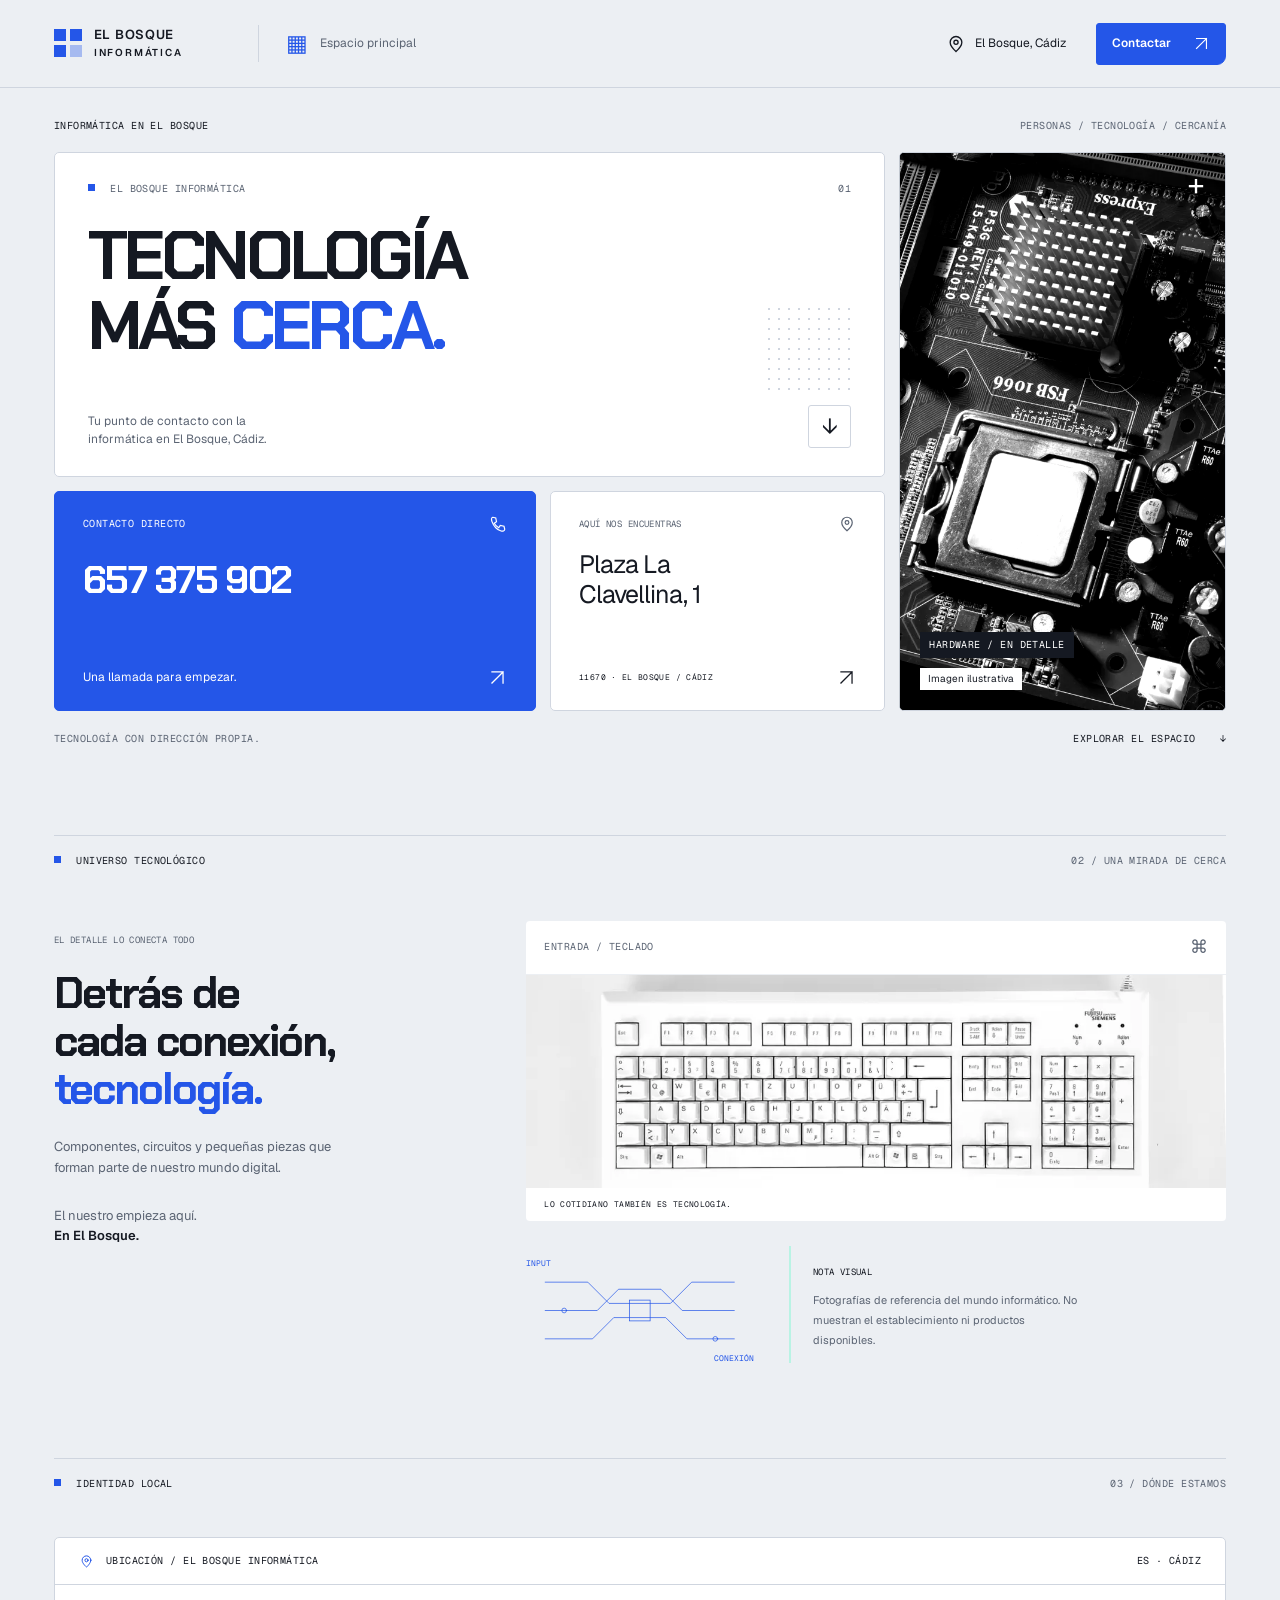
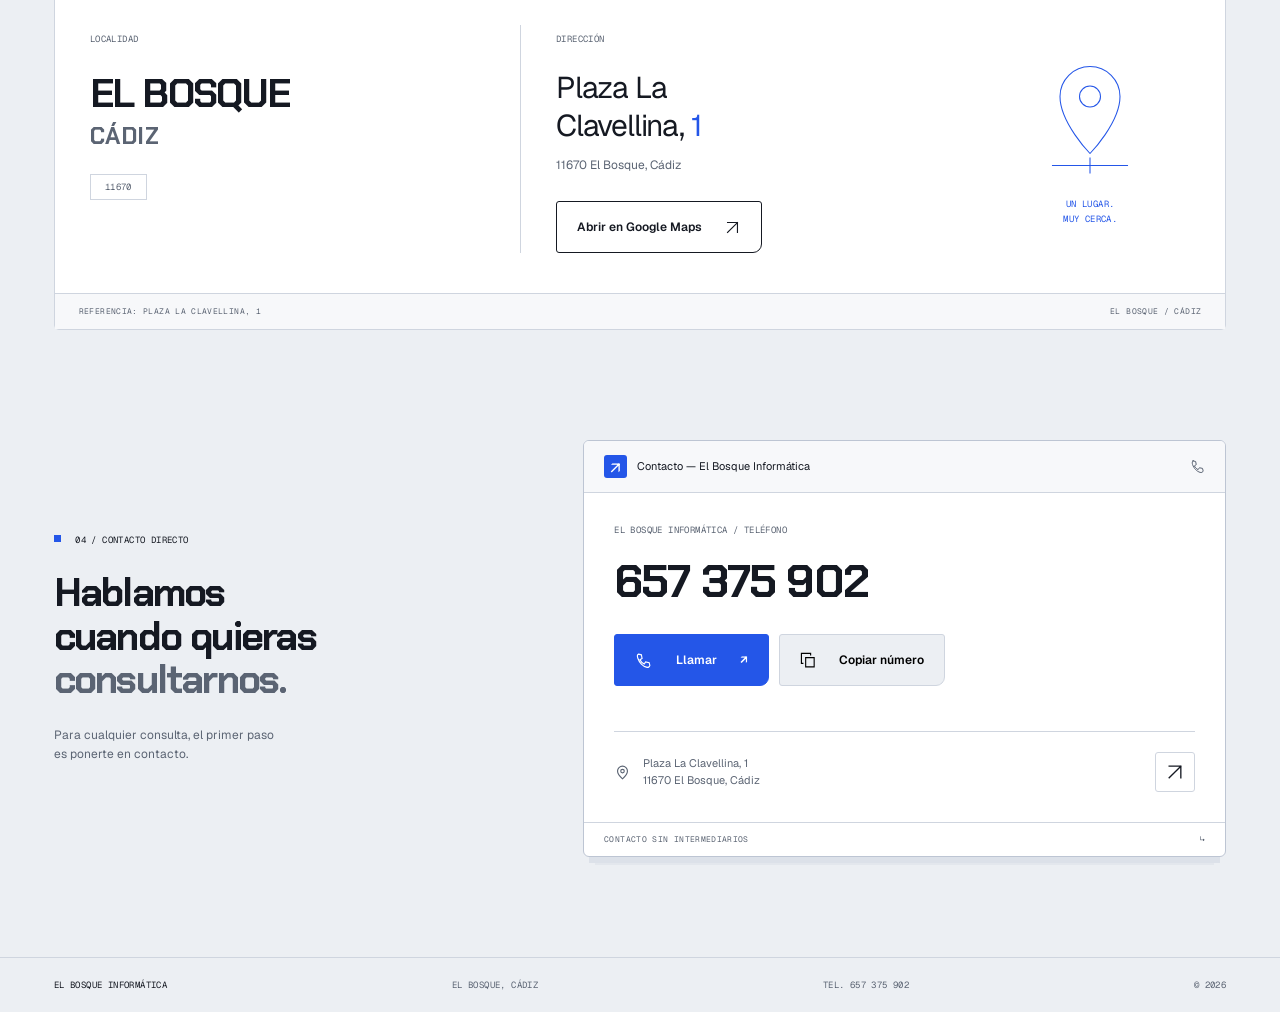
<file: index.html>
<!doctype html>
<html lang="es">
<head>
  <meta name="robots" content="noindex, nofollow">
  <meta charset="utf-8">
  <meta name="viewport" content="width=device-width, initial-scale=1">
  <title>El Bosque Informática | Informática en El Bosque, Cádiz</title>
  <meta name="description" content="El Bosque Informática. Informática en El Bosque, Cádiz. Encuéntranos en Plaza La Clavellina, 1, 11670. Contacto directo: 657 375 902.">
  <meta name="theme-color" content="#ECEFF3">
  <meta property="og:title" content="El Bosque Informática — Tecnología más cerca.">
  <meta property="og:description" content="Informática en El Bosque, Cádiz. Plaza La Clavellina, 1. Contacta en el 657 375 902.">
  <meta property="og:type" content="website"><meta property="og:locale" content="es_ES">
  <meta property="og:image" content="img/circuito.webp"><meta property="og:image:alt" content="Detalle ilustrativo de una placa de circuito impreso">
  <link rel="icon" href="favicon.svg" type="image/svg+xml">
  <link rel="preload" href="fonts/font-4.ttf" as="font" type="font/ttf" crossorigin>
  <link rel="stylesheet" href="css/style.css"><script src="js/script.js" defer></script>
  <script type="application/ld+json">{"@context":"https://schema.org","@type":"LocalBusiness","name":"El Bosque Informática","description":"Informática en El Bosque, Cádiz.","telephone":"+34657375902","address":{"@type":"PostalAddress","streetAddress":"Plaza La Clavellina, 1","postalCode":"11670","addressLocality":"El Bosque","addressRegion":"Cádiz","addressCountry":"ES"}}</script>
</head>
<body>
<a class="skip" href="#contenido">Saltar al contenido</a>
<svg class="symbols" xmlns="http://www.w3.org/2000/svg" aria-hidden="true"><symbol id="pin" viewBox="0 0 24 24"><path d="M19 10c0 5-7 11-7 11S5 15 5 10a7 7 0 1 1 14 0Z"/><circle cx="12" cy="10" r="2.5"/></symbol><symbol id="arrow" viewBox="0 0 24 24"><path d="M5 19 19 5M5 5h14v14"/></symbol><symbol id="phone" viewBox="0 0 24 24"><path d="m5 3 4 1 1 5-3 2c1.5 3 3 4.5 6 6l2-3 5 1 1 4c-1 5-8 2-12-2S1 4 5 3Z"/></symbol><symbol id="copy" viewBox="0 0 24 24"><path d="M8 8h12v13H8zM4 16H2V2h13v2"/></symbol><symbol id="grid" viewBox="0 0 24 24"><path d="M3 3h7v7H3zM14 3h7v7h-7zM3 14h7v7H3zM14 14h7v7h-7z"/></symbol></svg>
<header class="system-bar">
  <a class="brand" href="#inicio" aria-label="El Bosque Informática, inicio"><span class="brand-mark" aria-hidden="true"><i></i><i></i><i></i><i></i></span><span>EL BOSQUE<strong>INFORMÁTICA</strong></span></a>
  <div class="section-indicator"><span class="four-pixels" aria-hidden="true">▦</span><span id="section-name">Espacio principal</span></div>
  <nav aria-label="Navegación superior"><a class="top-location" href="#ubicacion"><svg><use href="#pin"/></svg>El Bosque, Cádiz</a><a class="control primary small" href="#contacto">Contactar <svg><use href="#arrow"/></svg></a></nav>
</header>
<main id="contenido">
  <section id="inicio" class="workspace" aria-labelledby="main-title" data-section="Espacio principal">
    <div class="workspace-heading"><p class="mono">INFORMÁTICA EN EL BOSQUE</p><span class="mono">PERSONAS / TECNOLOGÍA / CERCANÍA</span></div>
    <div class="workspace-grid">
      <div class="intro-module module">
        <div class="module-top mono"><span><span class="square"></span> EL BOSQUE INFORMÁTICA</span><span aria-hidden="true">01</span></div>
        <h1 id="main-title">TECNOLOGÍA<br>MÁS <span>CERCA.</span></h1>
        <div class="intro-bottom"><p>Tu punto de contacto con la<br>informática en El Bosque, Cádiz.</p><a class="square-control" href="#universo" aria-label="Explorar el universo tecnológico"><span aria-hidden="true">↓</span></a></div>
        <div class="corner-grid" aria-hidden="true"></div>
      </div>
      <figure class="hardware-module module"><img src="img/circuito.webp" width="1400" height="931" alt="Detalle de circuitos y componentes de una placa base. Fotografía ilustrativa." fetchpriority="high"><figcaption><span class="mono">HARDWARE / EN DETALLE</span><span class="image-tag">Imagen ilustrativa</span></figcaption><span class="image-cross" aria-hidden="true">+</span></figure>
      <a class="phone-module module" href="tel:+34657375902"><span class="module-top mono"><span>CONTACTO DIRECTO</span><svg><use href="#phone"/></svg></span><span class="quick-number">657 375 902</span><span class="module-bottom">Una llamada para empezar.<svg><use href="#arrow"/></svg></span></a>
      <a class="address-module module" href="#ubicacion"><span class="module-top mono"><span>AQUÍ NOS ENCUENTRAS</span><svg><use href="#pin"/></svg></span><span class="quick-address">Plaza La<br>Clavellina, 1</span><span class="module-bottom"><span class="mono">11670 · EL BOSQUE / CÁDIZ</span><svg><use href="#arrow"/></svg></span></a>
    </div>
    <div class="workspace-bottom mono"><span>TECNOLOGÍA CON DIRECCIÓN PROPIA.</span><a href="#universo">EXPLORAR EL ESPACIO <span aria-hidden="true">↓</span></a></div>
  </section>
  <section id="universo" class="universe" aria-labelledby="universe-title" data-section="Universo tecnológico">
    <div class="section-line mono"><span><span class="square"></span> UNIVERSO TECNOLÓGICO</span><span>02 / UNA MIRADA DE CERCA</span></div>
    <div class="universe-grid">
      <div class="universe-copy"><p class="mono muted">EL DETALLE LO CONECTA TODO</p><h2 id="universe-title">Detrás de<br>cada conexión,<br><span>tecnología.</span></h2><p>Componentes, circuitos y pequeñas piezas que forman parte de nuestro mundo digital.</p><p class="local-copy">El nuestro empieza aquí.<br><strong>En El Bosque.</strong></p></div>
      <figure class="keyboard-visual"><div class="photo-code mono"><span>ENTRADA / TECLADO</span><span aria-hidden="true">⌘</span></div><img src="img/teclado.webp" width="1000" height="667" alt="Teclado blanco fotografiado sobre fondo blanco. Imagen ilustrativa de equipamiento informático." loading="lazy"><figcaption class="mono">LO COTIDIANO TAMBIÉN ES TECNOLOGÍA.</figcaption></figure>
      <div class="connection-diagram" aria-hidden="true"><span>INPUT</span><svg viewBox="0 0 400 180" fill="none"><path d="M0 90h110l45-45h90l45 45h110M0 150h100l45-45h110l45 45h100M0 30h90l45 45h130l45-45h90"/><rect x="178" y="68" width="44" height="44"/><circle cx="40" cy="90" r="5"/><circle cx="360" cy="150" r="5"/></svg><span>CONEXIÓN</span></div>
      <div class="image-note"><span class="mono">NOTA VISUAL</span><p>Fotografías de referencia del mundo informático. No muestran el establecimiento ni productos disponibles.</p></div>
    </div>
  </section>
  <section id="ubicacion" class="location" aria-labelledby="location-title" data-section="Ubicación">
    <div class="section-line mono"><span><span class="square"></span> IDENTIDAD LOCAL</span><span>03 / DÓNDE ESTAMOS</span></div>
    <div class="location-file">
      <div class="file-title mono"><span><svg><use href="#pin"/></svg> UBICACIÓN / EL BOSQUE INFORMÁTICA</span><span>ES · CÁDIZ</span></div>
      <div class="location-body"><div class="place-name"><span class="mono">LOCALIDAD</span><h2 id="location-title">EL BOSQUE<span>CÁDIZ</span></h2><span class="postal mono">11670</span></div><div class="address-detail"><span class="mono muted">DIRECCIÓN</span><address>Plaza La<br>Clavellina, <strong>1</strong></address><p>11670 El Bosque, Cádiz</p><a class="control secondary" href="https://www.google.com/maps/search/?api=1&amp;query=Plaza%20La%20Clavellina%201%2C%2011670%20El%20Bosque%2C%20C%C3%A1diz" target="_blank" rel="noopener noreferrer">Abrir en Google Maps <svg><use href="#arrow"/></svg><span class="sr-only"> (nueva pestaña)</span></a></div><div class="location-symbol" aria-hidden="true"><svg viewBox="0 0 120 160"><path d="M100 56c0 35-40 76-40 76S20 91 20 56a40 40 0 1 1 80 0Z"/><circle cx="60" cy="56" r="14"/><path d="M10 148h100M60 138v20"/></svg><span class="mono">UN LUGAR.<br>MUY CERCA.</span></div></div>
      <div class="file-bottom mono"><span>REFERENCIA: PLAZA LA CLAVELLINA, 1</span><span>EL BOSQUE / CÁDIZ</span></div>
    </div>
  </section>
  <section id="contacto" class="contact" aria-labelledby="contact-title" data-section="Contacto directo">
    <div class="contact-intro"><p class="mono"><span class="square"></span> 04 / CONTACTO DIRECTO</p><h2 id="contact-title">Hablamos<br>cuando quieras<br><span>consultarnos.</span></h2><p>Para cualquier consulta, el primer paso<br>es ponerte en contacto.</p></div>
    <div class="contact-window"><div class="window-bar"><span><span class="window-symbol" aria-hidden="true">↗</span> Contacto — El Bosque Informática</span><svg aria-hidden="true"><use href="#phone"/></svg></div><div class="window-body"><p class="mono muted">EL BOSQUE INFORMÁTICA / TELÉFONO</p><a class="contact-number" href="tel:+34657375902">657 375 902</a><div class="contact-controls"><a class="control primary" href="tel:+34657375902"><svg><use href="#phone"/></svg> Llamar <span aria-hidden="true">↗</span></a><button class="control copy-control" id="copy-phone" type="button" hidden><svg><use href="#copy"/></svg><span id="copy-label">Copiar número</span></button></div><p id="copy-status" role="status" aria-live="polite"></p><div id="manual-copy" hidden><label for="phone-fallback">Selecciona y copia el número:</label><input id="phone-fallback" value="657375902" readonly inputmode="tel"></div><div class="window-address"><svg><use href="#pin"/></svg><address>Plaza La Clavellina, 1<br>11670 El Bosque, Cádiz</address><a href="https://www.google.com/maps/search/?api=1&amp;query=Plaza%20La%20Clavellina%201%2C%2011670%20El%20Bosque%2C%20C%C3%A1diz" target="_blank" rel="noopener noreferrer" aria-label="Ver ubicación en Google Maps (nueva pestaña)"><svg><use href="#arrow"/></svg></a></div></div><div class="window-footer mono"><span>CONTACTO SIN INTERMEDIARIOS</span><span aria-hidden="true">↳</span></div></div>
  </section>
</main>
<footer class="status-bar mono"><span>EL BOSQUE INFORMÁTICA</span><span>EL BOSQUE, CÁDIZ</span><a href="tel:+34657375902">TEL. 657 375 902</a><span>© <span id="year">2026</span></span></footer>
<nav class="mobile-nav" aria-label="Navegación inferior"><a href="#inicio" aria-current="location"><svg><use href="#grid"/></svg><span>INICIO</span></a><a href="#ubicacion"><svg><use href="#pin"/></svg><span>UBICACIÓN</span></a><a href="#contacto"><svg><use href="#phone"/></svg><span>CONTACTO</span></a></nav>
</body>
</html>
</file>
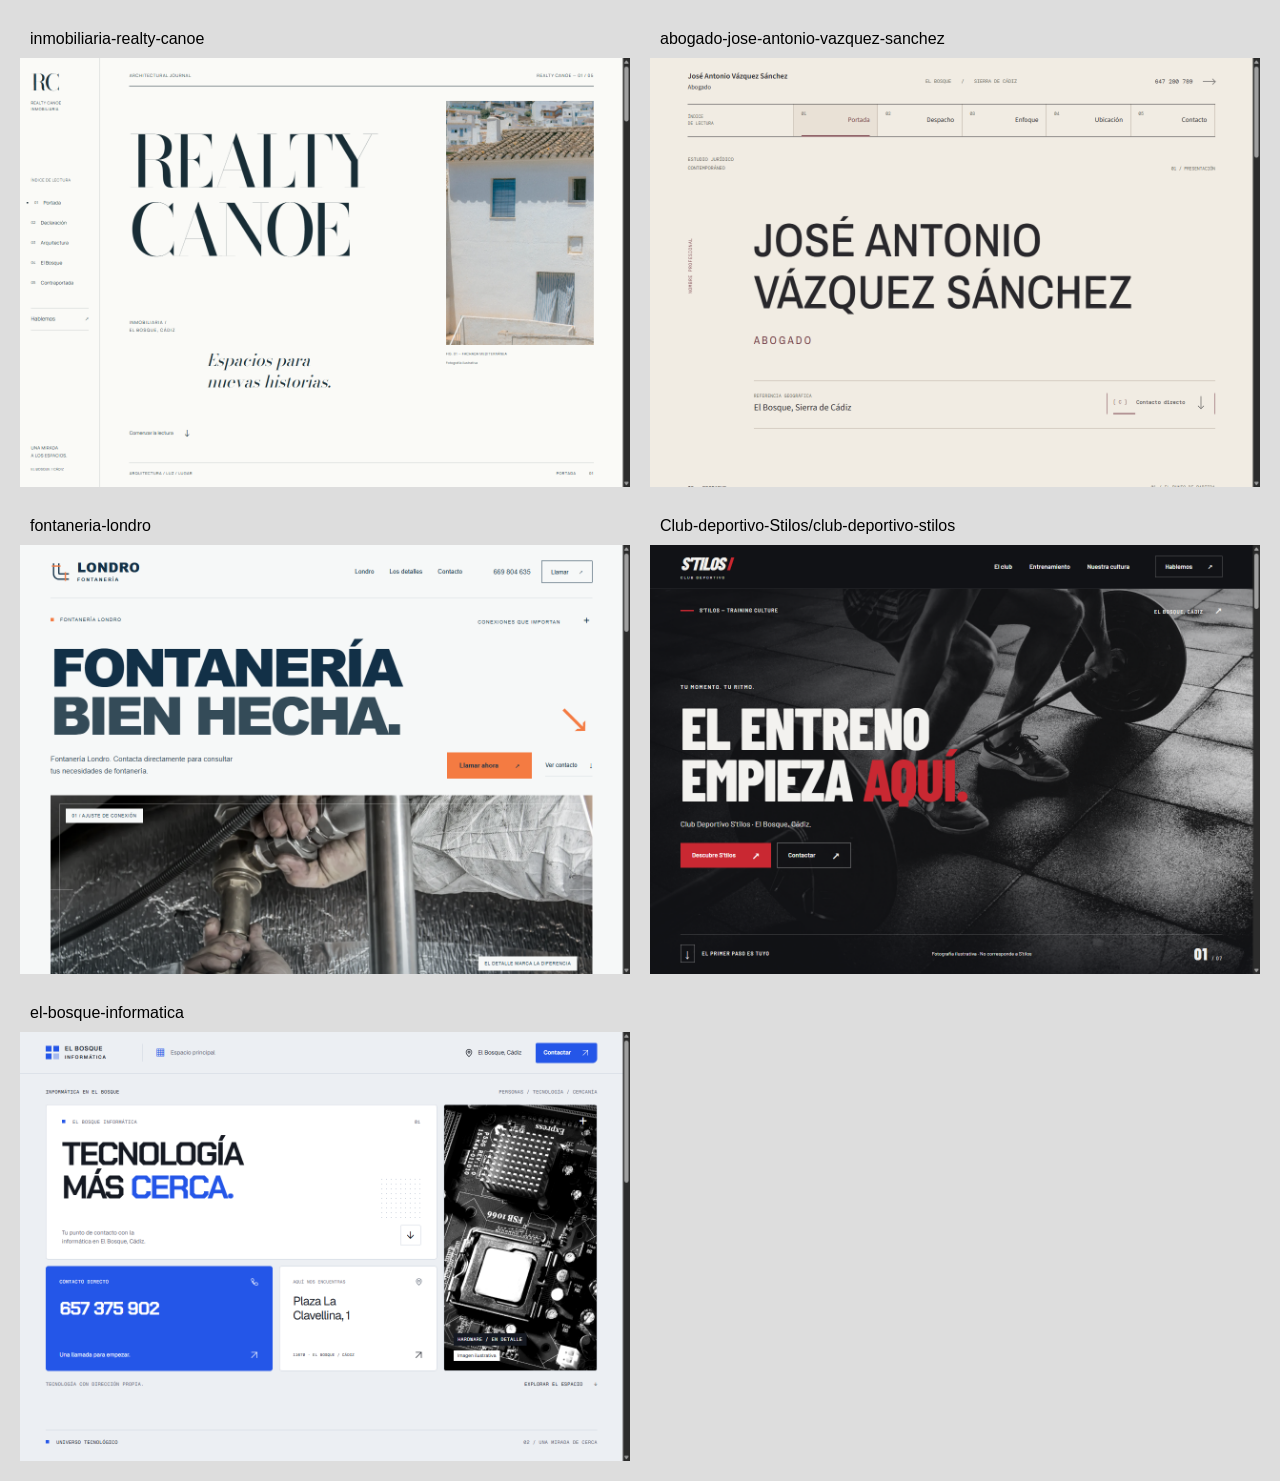
<file: .qa/comparison.html>
<!doctype html><meta charset="utf-8"><style>body{margin:0;background:#ddd;font:16px Arial}main{display:grid;grid-template-columns:1fr 1fr;gap:20px;padding:20px}figure{margin:0}img{width:100%;display:block}figcaption{padding:10px}</style><main><figure><figcaption>inmobiliaria-realty-canoe</figcaption><img src="reference-0.png"></figure><figure><figcaption>abogado-jose-antonio-vazquez-sanchez</figcaption><img src="reference-1.png"></figure><figure><figcaption>fontaneria-londro</figcaption><img src="reference-2.png"></figure><figure><figcaption>Club-deportivo-Stilos/club-deportivo-stilos</figcaption><img src="reference-3.png"></figure><figure><figcaption>el-bosque-informatica</figcaption><img src="reference-4.png"></figure></main>
</file>
<file: css/style.css>
@font-face{font-family:Chakra;src:url('../fonts/font-4.ttf') format('truetype');font-weight:700;font-display:swap}
@font-face{font-family:Geist;src:url('../fonts/font-5.ttf') format('truetype');font-weight:400;font-display:swap}
@font-face{font-family:Geist;src:url('../fonts/font-7.ttf') format('truetype');font-weight:600 700;font-display:swap}
@font-face{font-family:GeistMono;src:url('../fonts/font-9.ttf') format('truetype');font-weight:400;font-display:swap}
:root{--cloud:#eceff3;--blue:#2456e8;--ink:#151922;--mint:#b9f3e4;--white:#fff;--line:#cfd5df;--muted:#5b6473;--display:Chakra,Arial,sans-serif;--body:Geist,Arial,sans-serif;--mono:GeistMono,monospace;--gutter:clamp(22px,4.2vw,80px)}
*{box-sizing:border-box}html{scroll-behavior:smooth;scroll-padding-top:100px}body{margin:0;color:var(--ink);background:var(--cloud);font:15px/1.6 var(--body);-webkit-font-smoothing:antialiased}a{color:inherit;text-decoration:none}button,input{font:inherit}button,a{-webkit-tap-highlight-color:transparent}button{cursor:pointer}img{display:block;width:100%;height:auto}svg{width:20px;height:20px;fill:none;stroke:currentColor;stroke-width:1.6;stroke-linecap:square;stroke-linejoin:miter;flex-shrink:0}h1,h2,p,figure{margin:0}h1,h2{font-family:var(--display);font-weight:700}address{font-style:normal}::selection{background:var(--mint);color:var(--ink)}:focus-visible{outline:3px solid var(--blue);outline-offset:5px}.primary:focus-visible,.phone-module:focus-visible{outline-color:var(--ink)}[hidden]{display:none!important}.symbols{position:absolute;width:0;height:0;overflow:hidden}.mono{font:10px/1.6 var(--mono);letter-spacing:.045em}.muted{color:var(--muted)}.square{width:7px;height:7px;display:inline-block;background:var(--blue);margin-right:9px;vertical-align:1px}.sr-only,.skip:not(:focus){position:absolute;width:1px;height:1px;overflow:hidden;clip-path:inset(50%);white-space:nowrap}.skip:focus{position:fixed;top:12px;left:20px;background:white;padding:15px;z-index:100}.system-bar{position:sticky;top:0;z-index:20;min-height:88px;display:flex;align-items:center;padding:16px var(--gutter);gap:30px;background:var(--cloud);border-bottom:1px solid var(--line)}.brand{display:flex;align-items:center;gap:12px;font-size:13px;line-height:1.22;font-weight:600;letter-spacing:.055em}.brand strong{display:block;font-size:10px;letter-spacing:.18em;margin-top:4px}.brand-mark{display:grid;grid-template-columns:repeat(2,12px);gap:4px}.brand-mark i{width:12px;height:12px;background:var(--blue)}.brand-mark i:last-child{opacity:.35}.section-indicator{display:flex;gap:12px;align-items:center;margin-left:45px;padding-left:27px;border-left:1px solid var(--line);color:var(--muted);font-size:12px}.four-pixels{color:var(--blue);font-size:23px}.system-bar nav{display:flex;align-items:center;gap:30px;margin-left:auto}.top-location{display:flex;align-items:center;gap:9px;font-size:12px}.control{display:inline-flex;align-items:center;justify-content:space-between;gap:22px;border:1px solid var(--line);border-radius:3px 3px 9px 3px;min-height:52px;padding:13px 20px;background:var(--white);font-size:12px;font-weight:600;transition:background .16s,border-color .16s,box-shadow .16s}.control svg{width:17px;height:17px}.control:hover{border-color:var(--blue);box-shadow:inset 0 -3px 0 var(--blue)}.control.primary{background:var(--blue);color:white;border-color:var(--blue)}.control.primary:hover{background:#1943c2;box-shadow:inset 0 -3px 0 #b9f3e4}.control.small{min-height:42px;padding:9px 15px}.control.secondary{border-color:var(--ink);background:transparent}.control.secondary:hover{background:var(--white)}.workspace,.universe,.location,.contact{max-width:1760px;margin-inline:auto;padding-inline:var(--gutter)}.workspace{padding-top:30px}.workspace-heading{display:flex;justify-content:space-between;gap:20px;margin-bottom:18px}.workspace-heading>span{color:var(--muted)}.workspace-grid{display:grid;grid-template-columns:1.18fr .82fr .8fr;grid-template-rows:325px 220px;gap:14px}.module{border:1px solid var(--line);border-radius:5px;overflow:hidden}.intro-module{grid-column:1/3;grid-row:1;background:white;padding:28px 33px;position:relative;isolation:isolate;display:flex;flex-direction:column}.module-top{display:flex;justify-content:space-between;align-items:center;gap:15px}.module-top>svg{width:18px;height:18px}.intro-module .module-top{color:var(--muted)}h1{font-size:clamp(52px,5.35vw,88px);line-height:1.02;letter-spacing:-.055em;margin-top:24px}h1 span{color:var(--blue)}.intro-bottom{display:flex;justify-content:space-between;align-items:end;margin-top:auto;padding-top:14px}.intro-bottom p{color:var(--muted);font-size:12px;line-height:1.5}.square-control{display:grid;place-items:center;width:43px;height:43px;border:1px solid var(--line);border-radius:3px;font-size:22px;background:white;transition:background .16s,color .16s}.square-control:hover{background:var(--blue);color:white}.corner-grid{position:absolute;z-index:-1;right:30px;bottom:82px;width:90px;height:90px;background-image:radial-gradient(var(--line) 1px,transparent 1px);background-size:10px 10px}.hardware-module{grid-column:3;grid-row:1/3;position:relative;background:var(--ink)}.hardware-module img{height:100%;object-fit:cover;object-position:48%;filter:contrast(1.05)}.hardware-module figcaption{position:absolute;inset:auto 20px 20px;display:flex;flex-direction:column;align-items:start;gap:10px;color:white}.hardware-module figcaption .mono{background:var(--ink);padding:5px 9px}.image-tag{font-size:10px;background:white;color:var(--ink);padding:3px 8px}.image-cross{position:absolute;top:12px;right:20px;color:white;font:30px var(--mono)}.phone-module,.address-module{padding:23px 28px;display:flex;flex-direction:column;transition:border-color .18s,background .18s}.phone-module{grid-column:1;background:var(--blue);color:white;border-color:var(--blue)}.phone-module:hover{background:#1943c2}.quick-number{font-family:var(--display);font-size:clamp(30px,3vw,48px);letter-spacing:-.04em;margin-top:17px;white-space:nowrap}.module-bottom{display:flex;justify-content:space-between;align-items:center;gap:10px;margin-top:auto;font-size:12px}.phone-module .module-top{color:#fff}.module-bottom>svg{width:19px;height:19px}.address-module{grid-column:2;background:#fff}.address-module:hover{border-color:var(--blue);background:#f8faff}.address-module .module-top{font-size:9px;color:var(--muted)}.quick-address{font-size:25px;line-height:1.2;letter-spacing:-.04em;margin-block:16px}.address-module .module-bottom .mono{font-size:8px}.workspace-bottom{display:flex;justify-content:space-between;gap:20px;padding-block:20px;color:var(--muted)}.workspace-bottom a{display:flex;gap:24px;color:var(--ink)}.workspace-bottom a:hover{color:var(--blue)}.section-line{display:flex;justify-content:space-between;gap:20px;padding-block:17px;border-top:1px solid var(--line);color:var(--muted)}.section-line>span:first-child{color:var(--ink)}.universe{padding-top:68px;padding-bottom:50px}.universe-grid{display:grid;grid-template-columns:1fr .52fr 1fr;grid-template-rows:300px auto;gap:25px 35px;margin-top:35px}.universe-copy{grid-column:1;grid-row:1/3;padding-top:12px}.universe-copy>.mono{font-size:9px}h2{font-size:clamp(34px,3.4vw,55px);line-height:1.1;letter-spacing:-.045em}.universe-copy h2{margin:23px 0}.universe-copy h2 span{color:var(--blue)}.universe-copy>p:not(.mono){font-size:13px;color:var(--muted);max-width:300px}.universe-copy .local-copy{margin-top:27px}.local-copy strong{font-weight:600;color:var(--ink)}.keyboard-visual{grid-column:2/4;grid-row:1;background:white;display:flex;flex-direction:column;border-radius:4px;overflow:hidden}.photo-code{display:flex;justify-content:space-between;align-items:center;padding:12px 18px;border-bottom:1px solid var(--cloud);color:var(--muted)}.photo-code>span:last-child{font-size:18px}.keyboard-visual img{height:220px;min-height:0;object-fit:cover;object-position:center 53%}.keyboard-visual figcaption{font-size:8px;padding:10px 18px}.connection-diagram{grid-column:2;display:flex;flex-direction:column;justify-content:space-between;color:var(--blue);font:8px var(--mono);padding-top:12px}.connection-diagram>svg{width:100%;height:85px;stroke-width:1.5}.connection-diagram>span:last-child{text-align:right}.image-note{grid-column:3;align-self:center;border-left:2px solid var(--mint);padding:12px 0 12px 22px}.image-note>span{font-size:9px}.image-note>p{font-size:11px;color:var(--muted);line-height:1.8;margin-top:9px;max-width:270px}.location{padding-top:45px;padding-bottom:65px}.location-file{border:1px solid var(--line);border-radius:5px;background:white;margin-top:28px}.file-title{display:flex;justify-content:space-between;gap:20px;padding:15px 24px;border-bottom:1px solid var(--line)}.file-title>span:first-child{display:flex;gap:12px;align-items:center}.file-title svg{width:15px;height:15px;color:var(--blue)}.location-body{display:grid;grid-template-columns:1fr 1.1fr .5fr;padding:40px 35px;gap:30px}.place-name>.mono{color:var(--muted);font-size:9px}.place-name h2{font-size:clamp(30px,3.1vw,51px);margin-top:23px}.place-name h2 span{display:block;color:var(--muted);font-size:.6em;letter-spacing:.02em;margin-top:7px}.postal{display:inline-block;margin-top:25px;border:1px solid var(--line);padding:5px 14px;font-size:16px}.address-detail{border-left:1px solid var(--line);padding-left:35px}.address-detail>.mono{font-size:9px}.address-detail address{font-size:30px;letter-spacing:-.04em;line-height:1.25;margin-top:20px}.address-detail address strong{font-weight:400;color:var(--blue)}.address-detail>p{font-size:12px;color:var(--muted);margin-top:12px}.address-detail .control{margin-top:26px}.location-symbol{display:flex;flex-direction:column;align-items:center;justify-content:center;gap:20px;color:var(--blue)}.location-symbol>svg{width:90px;height:125px;stroke-width:1.4}.location-symbol>span{text-align:center;font-size:9px}.file-bottom{display:flex;justify-content:space-between;gap:20px;padding:11px 24px;background:#f7f8fa;border-top:1px solid var(--line);color:var(--muted);font-size:8px}.contact{padding-top:45px;padding-bottom:100px;display:grid;grid-template-columns:1fr 1.4fr;gap:70px;align-items:center}.contact-intro>.mono{font-size:9px}.contact-intro h2{margin-block:24px;font-size:clamp(32px,3.1vw,48px)}.contact-intro h2 span{color:var(--muted)}.contact-intro>p:last-child{font-size:12px;color:var(--muted)}.contact-window{background:white;border:1px solid #bdc5d3;border-radius:6px;box-shadow:0 12px 0 -6px #dce1e9,0 20px 0 -12px #e3e7ed;overflow:hidden}.window-bar{display:flex;justify-content:space-between;align-items:center;gap:12px;padding:14px 20px;background:#f7f8fa;border-bottom:1px solid var(--line);font-size:11px}.window-bar>span{display:flex;align-items:center;gap:10px}.window-symbol{display:grid;place-items:center;width:23px;height:23px;background:var(--blue);color:white;font-size:17px;border-radius:3px}.window-bar>svg{width:15px;height:15px;color:var(--muted)}.window-body{padding:30px}.window-body>.mono{font-size:9px}.contact-number{display:block;font-family:var(--display);font-size:clamp(30px,3.6vw,59px);letter-spacing:-.04em;line-height:1.3;margin-block:15px 22px;white-space:nowrap}.contact-number:hover{color:var(--blue)}.contact-controls{display:flex;gap:10px;flex-wrap:wrap}.contact-controls .primary{min-width:155px}.copy-control{background:var(--cloud)}.copy-control.copied{background:var(--mint);border-color:#83bfaf;color:var(--ink)}#copy-status{min-height:23px;font-size:11px;color:var(--muted);margin-block:10px 12px}.window-address{display:flex;gap:12px;border-top:1px solid var(--line);padding-top:20px;font-size:11px;color:var(--muted);align-items:center}.window-address>svg{width:17px;height:17px}.window-address>a{margin-left:auto;display:grid;place-items:center;border:1px solid var(--line);width:40px;height:40px;border-radius:3px;color:var(--ink)}.window-address>a:hover{background:var(--cloud)}.window-footer{display:flex;justify-content:space-between;padding:10px 20px;border-top:1px solid var(--line);font-size:8px;color:var(--muted)}#manual-copy{margin-bottom:20px;font-size:12px}#manual-copy label{display:block}#phone-fallback{max-width:100%;margin-top:7px;padding:10px;border:1px solid var(--line)}.status-bar{border-top:1px solid var(--line);padding:20px var(--gutter);display:flex;justify-content:space-between;gap:25px;font-size:9px;color:var(--muted)}.status-bar>span:first-child{color:var(--ink)}.status-bar a:hover{color:var(--blue)}.mobile-nav{display:none}
@keyframes module-arrive{from{clip-path:inset(0 100% 0 0)}to{clip-path:inset(0)}}@media(prefers-reduced-motion:no-preference){.workspace-grid>.module{animation:module-arrive .65s cubic-bezier(.2,.7,.2,1) both}.workspace-grid>.module:nth-child(2){animation-delay:.08s}.workspace-grid>.module:nth-child(3){animation-delay:.16s}.workspace-grid>.module:nth-child(4){animation-delay:.24s}}
@media(min-width:1600px){.workspace-grid{grid-template-rows:390px 240px}.intro-module{padding:35px 40px}h1{margin-top:35px}.quick-address{font-size:32px}.universe-grid{grid-template-rows:350px auto}.keyboard-visual img{height:270px}.workspace{padding-top:40px}.universe{padding-top:90px}}
@media(max-width:1050px){.section-indicator{margin-left:0;padding-left:20px}.system-bar nav{gap:15px}.top-location{font-size:11px}.workspace-grid{grid-template-columns:1.1fr .9fr;grid-template-rows:335px 210px}.intro-module{grid-column:1;grid-row:1;padding:24px}.intro-module h1{font-size:clamp(40px,5.3vw,58px);margin-top:30px}.hardware-module{grid-column:2;grid-row:1}.phone-module{grid-column:1;grid-row:2}.address-module{grid-column:2;grid-row:2}.quick-number{font-size:36px}.intro-module .module-top{font-size:8px}.intro-bottom p{font-size:11px}.corner-grid{display:none}.universe-grid{grid-template-columns:1fr 1.1fr;gap:25px;grid-template-rows:280px auto}.universe-copy{grid-column:1;grid-row:1/3}.keyboard-visual{grid-column:2;grid-row:1}.keyboard-visual img{height:200px}.connection-diagram{display:none}.image-note{grid-column:2;grid-row:2}.location-body{grid-template-columns:1fr 1.1fr;gap:20px;padding:30px}.location-symbol{display:none}.address-detail{padding-left:25px}.contact{gap:30px;grid-template-columns:1fr 1.3fr}.window-body{padding:24px}.contact-controls .control{gap:12px;padding:12px}.contact-controls .primary{min-width:120px}.contact-number{font-size:36px}.section-indicator{font-size:10px}.workspace-heading>span{font-size:8px}}
@media(max-width:760px){html{scroll-padding-top:87px}body{padding-bottom:calc(78px + env(safe-area-inset-bottom))}.system-bar{min-height:75px;padding-block:15px;gap:15px}.brand{font-size:11px;gap:10px}.brand strong{font-size:9px}.brand-mark{grid-template-columns:repeat(2,10px);gap:3px}.brand-mark i{width:10px;height:10px}.section-indicator,.top-location{display:none}.system-bar nav{gap:0}.control.small{font-size:11px;gap:14px;padding:10px 12px}.control.small svg{width:14px;height:14px}.workspace{padding-top:24px}.workspace-heading{margin-bottom:12px}.workspace-heading>p{font-size:8px}.workspace-heading>span{display:none}.workspace-grid{grid-template-columns:1fr 1fr;grid-template-rows:auto 175px auto;gap:10px}.intro-module{grid-column:1/-1;grid-row:1;min-height:305px;padding:23px}.intro-module h1{font-size:clamp(46px,8.9vw,67px);margin-top:25px}.intro-module .module-top{font-size:8px}.intro-bottom{padding-top:22px}.intro-bottom p{font-size:12px}.hardware-module{grid-column:1;grid-row:2/4}.hardware-module figcaption{inset:auto 10px 14px;gap:7px}.hardware-module figcaption .mono{font-size:7px;padding:4px}.hardware-module .image-tag{font-size:8px;padding:3px 5px}.image-cross{right:10px;font-size:20px}.phone-module{grid-column:2;grid-row:2;padding:16px 13px}.phone-module .module-top{font-size:7px;gap:5px}.phone-module .module-top svg{width:12px;height:12px}.quick-number{font-size:clamp(20px,4.3vw,32px);margin-top:24px}.phone-module .module-bottom{font-size:10px;align-items:end}.phone-module .module-bottom>svg{width:14px;height:14px}.address-module{grid-column:2;grid-row:3;min-height:192px;padding:16px 13px}.address-module .module-top{font-size:7px;gap:5px}.address-module .module-top svg{width:13px;height:13px}.quick-address{font-size:23px;line-height:1.15;margin-block:22px}.address-module .module-bottom .mono{font-size:7px;max-width:90px}.address-module .module-bottom svg{width:14px}.workspace-bottom{padding-block:16px;font-size:7px}.workspace-bottom>span{max-width:125px}.workspace-bottom a{font-size:7px;gap:8px}.universe{padding-top:45px;padding-bottom:20px}.section-line{font-size:8px;gap:12px}.section-line>span:last-child{font-size:7px;text-align:right}.universe-grid{grid-template-columns:1fr 1fr;grid-template-rows:auto auto auto;gap:22px;margin-top:22px}.universe-copy{grid-column:1/-1;grid-row:1;display:grid;grid-template-columns:1fr 1fr;gap:15px 20px}.universe-copy>.mono{grid-column:1/-1;font-size:8px}.universe-copy h2{font-size:35px;grid-column:1/-1;margin:5px 0 9px}.universe-copy>p:not(.mono){font-size:11px}.universe-copy .local-copy{margin:0;align-self:end}.keyboard-visual{grid-column:1/-1;grid-row:2}.keyboard-visual img{height:220px}.photo-code{font-size:8px}.keyboard-visual figcaption{font-size:7px}.connection-diagram{display:flex;grid-column:1;grid-row:3}.image-note{grid-column:2;grid-row:3;padding-left:15px}.image-note>span{font-size:8px}.image-note>p{font-size:10px}.location{padding-top:35px;padding-bottom:35px}.location-file{margin-top:18px}.file-title{padding:13px 16px;font-size:7px;align-items:center}.file-title>span:first-child{gap:7px}.file-title>span:last-child{white-space:nowrap;font-size:6px}.file-title svg{width:12px}.location-body{padding:25px 20px;grid-template-columns:1fr;gap:25px}.place-name{position:relative}.place-name h2{font-size:41px;margin-top:14px}.place-name h2 span{font-size:22px}.postal{position:absolute;right:0;bottom:0;font-size:13px;padding:5px 8px}.address-detail{border-left:0;border-top:1px solid var(--line);padding:22px 0 0}.address-detail address{font-size:29px;margin-top:15px}.address-detail .control{width:100%;margin-top:23px}.file-bottom{font-size:6px;padding:11px 16px;gap:15px}.file-bottom>span:last-child{display:none}.contact{display:block;padding-top:36px;padding-bottom:55px}.contact-intro h2{font-size:38px;margin-block:20px}.contact-intro>p:last-child{font-size:12px}.contact-window{margin-top:30px}.window-bar{font-size:9px;padding:12px}.window-bar>span{gap:8px}.window-bar>svg{width:13px}.window-body{padding:20px}.window-body>.mono{font-size:7px}.contact-number{font-size:clamp(30px,7.6vw,48px);margin-top:18px}.contact-controls{gap:8px}.contact-controls .control{font-size:11px;padding:11px;gap:9px;min-height:48px}.contact-controls .primary{min-width:115px}.contact-controls svg{width:14px;height:14px}.window-address{font-size:10px;gap:9px}.window-footer{font-size:7px;padding:10px 15px}.status-bar{display:grid;grid-template-columns:1fr auto;padding-block:22px;gap:10px 20px;font-size:7px}.status-bar>span:first-child{grid-column:1/-1}.status-bar>span:nth-child(2){grid-column:1}.status-bar>a{grid-column:1}.status-bar>span:last-child{grid-column:2;grid-row:2/4;align-self:end}.mobile-nav{display:grid;grid-template-columns:repeat(3,1fr);position:fixed;z-index:30;bottom:0;left:0;right:0;min-height:68px;padding:5px 15px calc(5px + env(safe-area-inset-bottom));background:white;border-top:1px solid var(--line)}.mobile-nav a{display:flex;flex-direction:column;align-items:center;justify-content:center;gap:5px;min-height:56px;color:var(--muted);font:8px var(--mono);position:relative}.mobile-nav svg{width:18px;height:18px}.mobile-nav a[aria-current]{color:var(--blue);background:#2456e80a}.mobile-nav a[aria-current]:before{content:'';position:absolute;top:-6px;left:28%;right:28%;height:3px;background:var(--blue)}.mobile-nav a:hover{background:var(--cloud)}}
@media(max-width:760px){.mobile-nav a{font-size:10px}.phone-module .module-top,.address-module .module-top{font-size:8px}.address-module .module-bottom .mono{font-size:8px}.status-bar{font-size:9px}.window-footer{font-size:8px}.file-title{font-size:8px}.workspace-bottom{font-size:8px}.workspace-bottom a{font-size:8px}}
@media(prefers-reduced-motion:reduce){html{scroll-behavior:auto}*,*:before,*:after{animation:none!important;transition:none!important}}
</file>
